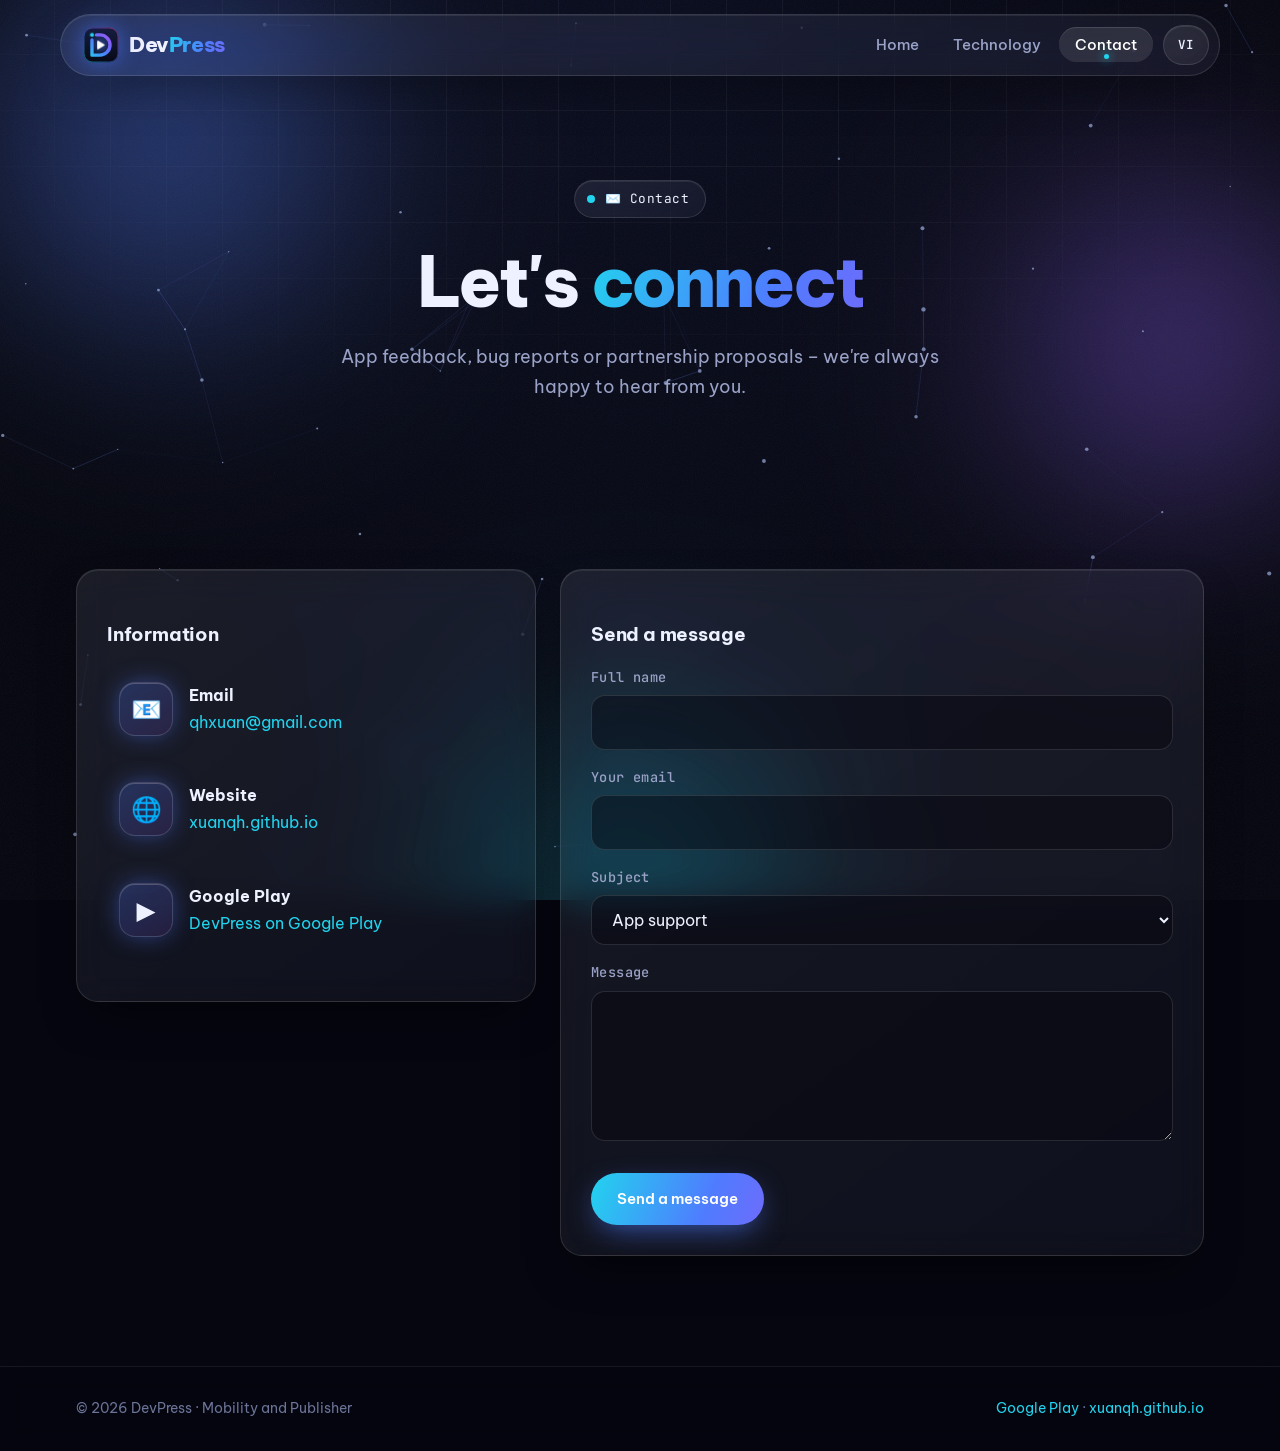
<file: contact.html>
<!doctype html>
<html lang="en">
<head>
<meta name="theme-color" content="#05060f">
<link rel="icon" href="assets/logo.svg" type="image/svg+xml">
<link rel="apple-touch-icon" href="assets/logo-180.png">
<meta property="og:image" content="https://xuanqh.github.io/assets/logo-512.png">
<meta charset="utf-8">
<meta name="viewport" content="width=device-width, initial-scale=1">
<title>Contact – DevPress</title>
<meta name="description" content="DevPress – Mobility and Publisher. Building handy mobile apps: document reader, document scanner and spam call blocker.">
<link rel="preconnect" href="https://fonts.googleapis.com">
<link href="https://fonts.googleapis.com/css2?family=Be+Vietnam+Pro:wght@400;500;600;700;800&family=JetBrains+Mono:wght@400;600&display=swap" rel="stylesheet">
<link rel="stylesheet" href="assets/style.css">
<link rel="alternate" hreflang="vi" href="vi/lien-he.html">
</head>
<body>
<div class="bg" aria-hidden="true"><div class="aurora a1"></div><div class="aurora a2"></div><div class="aurora a3"></div><div class="grid-bg"></div><canvas id="net"></canvas><div class="noise"></div></div>
<header><div class="container nav">
  <a class="logo" href="index.html" aria-label="DevPress"><svg class="logo-mark" viewBox="0 0 64 64" aria-hidden="true"> <defs> <linearGradient id="dpg" x1="8" y1="56" x2="56" y2="8" gradientUnits="userSpaceOnUse"> <stop offset="0" stop-color="#22d3ee"/><stop offset=".45" stop-color="#4f7cff"/><stop offset=".75" stop-color="#8b5cf6"/><stop offset="1" stop-color="#ec4899"/> </linearGradient> <linearGradient id="dpt" x1="0" y1="0" x2="0" y2="64" gradientUnits="userSpaceOnUse"> <stop offset="0" stop-color="#161d42"/><stop offset="1" stop-color="#070914"/> </linearGradient> <radialGradient id="dpl" cx="32" cy="32" r="22" gradientUnits="userSpaceOnUse"> <stop offset="0" stop-color="#4f7cff" stop-opacity=".45"/><stop offset="1" stop-color="#4f7cff" stop-opacity="0"/> </radialGradient> </defs> <rect x="1" y="1" width="62" height="62" rx="16" fill="url(#dpt)"/> <rect x="1" y="1" width="62" height="62" rx="16" fill="url(#dpl)"/> <rect x="1.75" y="1.75" width="60.5" height="60.5" rx="15.25" fill="none" stroke="url(#dpg)" stroke-opacity=".55" stroke-width="1.5"/> <path class="d" pathLength="100" d="M16 23V50H30A18 18 0 0 0 30 14H24" fill="none" stroke="url(#dpg)" stroke-width="6" stroke-linecap="round" stroke-linejoin="round"/> <circle class="node" cx="16" cy="14" r="3.5" fill="#22d3ee"/> <path class="play" d="M26.5 25.5L37.5 32L26.5 38.5Z" fill="#fff" stroke="#fff" stroke-width="2.5" stroke-linejoin="round"/> </svg>Dev<span>Press</span></a>
  <div class="nav-right">
  <ul>
    <li><a href="index.html">Home</a></li>
    <li><a href="technology.html">Technology</a></li>
    <li><a href="contact.html" class="active">Contact</a></li>
  </ul>
  <a class="lang" href="vi/lien-he.html" hreflang="vi" lang="vi">VI</a>
  </div>
</div></header>
<main>
<section class="hero"><div class="container">
  <span class="tag">✉️ Contact</span>
  <h1>Let's <em>connect</em></h1>
  <p>App feedback, bug reports or partnership proposals – we're always happy to hear from you.</p>
</div></section>

<section><div class="container contact">
  <div class="card">
    <h3 style="margin-bottom:20px">Information</h3>
    <div class="info-item"><div class="icon">📧</div><div><strong>Email</strong><p><a id="email-link" href="#"></a></p></div></div>
    <div class="info-item"><div class="icon">🌐</div><div><strong>Website</strong><p><a href="https://xuanqh.github.io/">xuanqh.github.io</a></p></div></div>
    <div class="info-item"><div class="icon">▶️</div><div><strong>Google Play</strong><p><a href="https://play.google.com/store/apps/dev?id=6651594236635365589" target="_blank" rel="noopener">DevPress on Google Play</a></p></div></div>
  </div>
  <form class="card" id="contact-form">
    <h3>Send a message</h3>
    <label for="name">Full name</label>
    <input id="name" name="name" required>
    <label for="from">Your email</label>
    <input id="from" name="from" type="email" required>
    <label for="topic">Subject</label>
    <select id="topic" name="topic">
      <option>App support</option>
      <option>Bug report</option>
      <option>Partnership / Advertising</option>
      <option>Other</option>
    </select>
    <label for="msg">Message</label>
    <textarea id="msg" name="msg" required></textarea>
    <button class="btn primary" type="submit">Send a message</button>
  </form>
</div></section>

<script>
  const CONTACT_EMAIL = "qhxuan@gmail.com";
  const link = document.getElementById("email-link");
  link.textContent = CONTACT_EMAIL;
  link.href = "mailto:" + CONTACT_EMAIL;
  document.getElementById("contact-form").addEventListener("submit", e => {
    e.preventDefault();
    const f = e.target;
    const subject = `[${f.topic.value}] ${f.name.value}`;
    const body = `${f.msg.value}\n\n— ${f.name.value} <${f.from.value}>`;
    location.href = `mailto:${CONTACT_EMAIL}?subject=${encodeURIComponent(subject)}&body=${encodeURIComponent(body)}`;
  });
</script>
</main>
<footer><div class="container">
  <span>© 2026 DevPress · Mobility and Publisher</span>
  <span><a href="https://play.google.com/store/apps/dev?id=6651594236635365589" target="_blank" rel="noopener">Google Play</a> · <a href="https://xuanqh.github.io/">xuanqh.github.io</a></span>
</div></footer>
<script src="assets/main.js" defer></script>
</body>
</html>
</file>
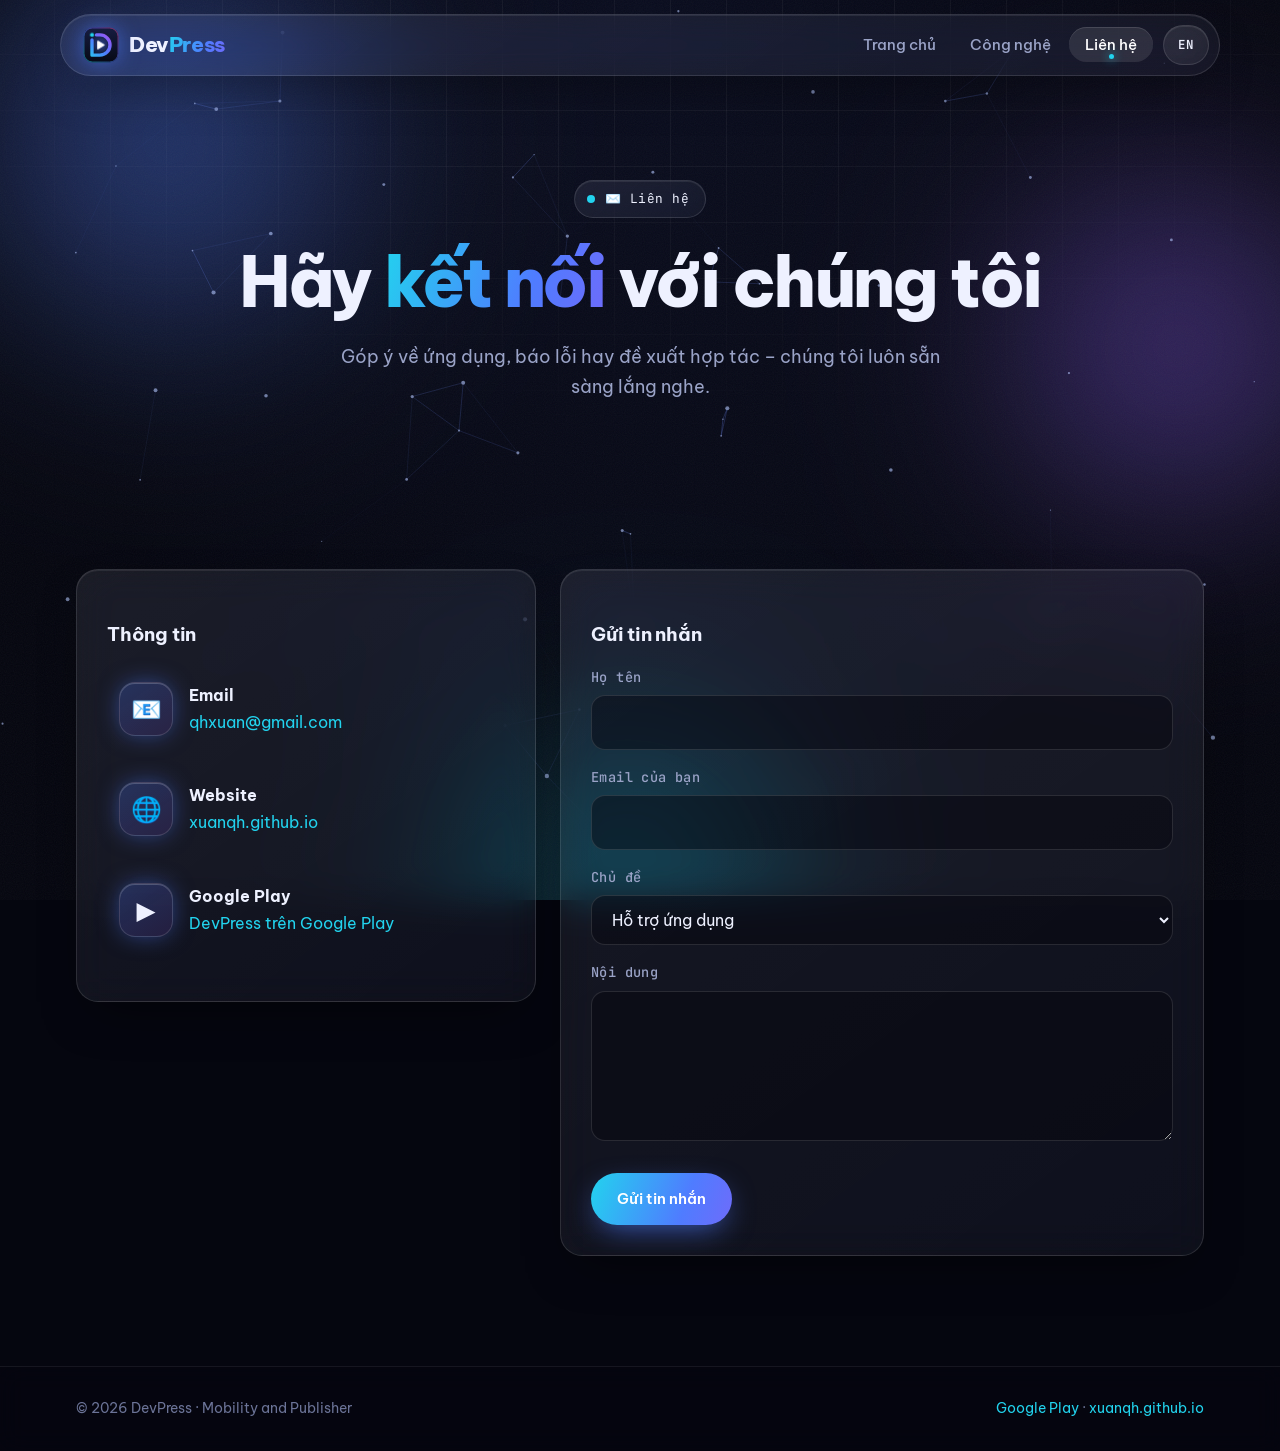
<file: vi/lien-he.html>
<!doctype html>
<html lang="vi">
<head>
<meta name="theme-color" content="#05060f">
<link rel="icon" href="../assets/logo.svg" type="image/svg+xml">
<link rel="apple-touch-icon" href="../assets/logo-180.png">
<meta property="og:image" content="https://xuanqh.github.io/assets/logo-512.png">
<meta charset="utf-8">
<meta name="viewport" content="width=device-width, initial-scale=1">
<title>Liên hệ – DevPress</title>
<meta name="description" content="DevPress – Mobility and Publisher. Phát triển ứng dụng di động tiện ích: đọc tài liệu, quét tài liệu, chặn cuộc gọi rác.">
<link rel="preconnect" href="https://fonts.googleapis.com">
<link href="https://fonts.googleapis.com/css2?family=Be+Vietnam+Pro:wght@400;500;600;700;800&family=JetBrains+Mono:wght@400;600&display=swap" rel="stylesheet">
<link rel="stylesheet" href="../assets/style.css">
<link rel="alternate" hreflang="en" href="../contact.html">
</head>
<body>
<div class="bg" aria-hidden="true"><div class="aurora a1"></div><div class="aurora a2"></div><div class="aurora a3"></div><div class="grid-bg"></div><canvas id="net"></canvas><div class="noise"></div></div>
<header><div class="container nav">
  <a class="logo" href="index.html" aria-label="DevPress"><svg class="logo-mark" viewBox="0 0 64 64" aria-hidden="true"> <defs> <linearGradient id="dpg" x1="8" y1="56" x2="56" y2="8" gradientUnits="userSpaceOnUse"> <stop offset="0" stop-color="#22d3ee"/><stop offset=".45" stop-color="#4f7cff"/><stop offset=".75" stop-color="#8b5cf6"/><stop offset="1" stop-color="#ec4899"/> </linearGradient> <linearGradient id="dpt" x1="0" y1="0" x2="0" y2="64" gradientUnits="userSpaceOnUse"> <stop offset="0" stop-color="#161d42"/><stop offset="1" stop-color="#070914"/> </linearGradient> <radialGradient id="dpl" cx="32" cy="32" r="22" gradientUnits="userSpaceOnUse"> <stop offset="0" stop-color="#4f7cff" stop-opacity=".45"/><stop offset="1" stop-color="#4f7cff" stop-opacity="0"/> </radialGradient> </defs> <rect x="1" y="1" width="62" height="62" rx="16" fill="url(#dpt)"/> <rect x="1" y="1" width="62" height="62" rx="16" fill="url(#dpl)"/> <rect x="1.75" y="1.75" width="60.5" height="60.5" rx="15.25" fill="none" stroke="url(#dpg)" stroke-opacity=".55" stroke-width="1.5"/> <path class="d" pathLength="100" d="M16 23V50H30A18 18 0 0 0 30 14H24" fill="none" stroke="url(#dpg)" stroke-width="6" stroke-linecap="round" stroke-linejoin="round"/> <circle class="node" cx="16" cy="14" r="3.5" fill="#22d3ee"/> <path class="play" d="M26.5 25.5L37.5 32L26.5 38.5Z" fill="#fff" stroke="#fff" stroke-width="2.5" stroke-linejoin="round"/> </svg>Dev<span>Press</span></a>
  <div class="nav-right">
  <ul>
    <li><a href="index.html">Trang chủ</a></li>
    <li><a href="cong-nghe.html">Công nghệ</a></li>
    <li><a href="lien-he.html" class="active">Liên hệ</a></li>
  </ul>
  <a class="lang" href="../contact.html" hreflang="en" lang="en">EN</a>
  </div>
</div></header>
<main>
<section class="hero"><div class="container">
  <span class="tag">✉️ Liên hệ</span>
  <h1>Hãy <em>kết nối</em> với chúng tôi</h1>
  <p>Góp ý về ứng dụng, báo lỗi hay đề xuất hợp tác – chúng tôi luôn sẵn sàng lắng nghe.</p>
</div></section>

<section><div class="container contact">
  <div class="card">
    <h3 style="margin-bottom:20px">Thông tin</h3>
    <div class="info-item"><div class="icon">📧</div><div><strong>Email</strong><p><a id="email-link" href="#"></a></p></div></div>
    <div class="info-item"><div class="icon">🌐</div><div><strong>Website</strong><p><a href="https://xuanqh.github.io/">xuanqh.github.io</a></p></div></div>
    <div class="info-item"><div class="icon">▶️</div><div><strong>Google Play</strong><p><a href="https://play.google.com/store/apps/dev?id=6651594236635365589" target="_blank" rel="noopener">DevPress trên Google Play</a></p></div></div>
  </div>
  <form class="card" id="contact-form">
    <h3>Gửi tin nhắn</h3>
    <label for="name">Họ tên</label>
    <input id="name" name="name" required>
    <label for="from">Email của bạn</label>
    <input id="from" name="from" type="email" required>
    <label for="topic">Chủ đề</label>
    <select id="topic" name="topic">
      <option>Hỗ trợ ứng dụng</option>
      <option>Báo lỗi</option>
      <option>Hợp tác / Quảng cáo</option>
      <option>Khác</option>
    </select>
    <label for="msg">Nội dung</label>
    <textarea id="msg" name="msg" required></textarea>
    <button class="btn primary" type="submit">Gửi tin nhắn</button>
  </form>
</div></section>

<script>
  const CONTACT_EMAIL = "qhxuan@gmail.com";
  const link = document.getElementById("email-link");
  link.textContent = CONTACT_EMAIL;
  link.href = "mailto:" + CONTACT_EMAIL;
  document.getElementById("contact-form").addEventListener("submit", e => {
    e.preventDefault();
    const f = e.target;
    const subject = `[${f.topic.value}] ${f.name.value}`;
    const body = `${f.msg.value}\n\n— ${f.name.value} <${f.from.value}>`;
    location.href = `mailto:${CONTACT_EMAIL}?subject=${encodeURIComponent(subject)}&body=${encodeURIComponent(body)}`;
  });
</script>
</main>
<footer><div class="container">
  <span>© 2026 DevPress · Mobility and Publisher</span>
  <span><a href="https://play.google.com/store/apps/dev?id=6651594236635365589" target="_blank" rel="noopener">Google Play</a> · <a href="https://xuanqh.github.io/">xuanqh.github.io</a></span>
</div></footer>
<script src="../assets/main.js" defer></script>
</body>
</html>
</file>
<file: assets/style.css>
/* ==========================================================
   DevPress — Tech / AI theme with glassmorphism
   ========================================================== */
:root{
  color-scheme:dark;
  --bg:#05060f;
  --bg-2:#0a0d1f;
  --text:#eef1ff;
  --muted:#9aa3c7;
  --dim:#6b7397;
  --cyan:#22d3ee;
  --blue:#4f7cff;
  --violet:#8b5cf6;
  --pink:#ec4899;
  --grad:linear-gradient(110deg,var(--cyan),var(--blue) 35%,var(--violet) 70%,var(--pink));
  --glass:rgba(255,255,255,.045);
  --glass-strong:rgba(255,255,255,.08);
  --glass-border:rgba(255,255,255,.12);
  --glass-hi:rgba(255,255,255,.22);
  --blur:18px;
  --radius:22px;
  --mono:"JetBrains Mono",ui-monospace,SFMono-Regular,Menlo,monospace;
  --ease:cubic-bezier(.2,.8,.2,1);
}
*{box-sizing:border-box;margin:0;padding:0}
html{scroll-behavior:smooth}
body{
  font-family:"Be Vietnam Pro",system-ui,-apple-system,sans-serif;
  background:var(--bg);color:var(--text);line-height:1.7;
  overflow-x:hidden;min-height:100vh;
  -webkit-font-smoothing:antialiased;
}
::selection{background:rgba(139,92,246,.45);color:#fff}
a{color:var(--cyan);text-decoration:none;transition:color .2s}
a:hover{color:#fff}
img{max-width:100%;display:block}
.container{max-width:1160px;margin:0 auto;padding:0 16px;position:relative}
main{position:relative;z-index:1}

/* ---------- Animated background ---------- */
.bg{position:fixed;inset:0;z-index:0;pointer-events:none;overflow:hidden;background:radial-gradient(ellipse at top,var(--bg-2),var(--bg) 70%)}
.aurora{position:absolute;border-radius:50%;filter:blur(90px);opacity:.55;mix-blend-mode:screen;will-change:transform}
.aurora.a1{width:46vw;height:46vw;left:-10vw;top:-12vw;background:radial-gradient(circle,var(--blue),transparent 65%);animation:drift1 22s ease-in-out infinite alternate}
.aurora.a2{width:40vw;height:40vw;right:-12vw;top:10vh;background:radial-gradient(circle,var(--violet),transparent 65%);animation:drift2 26s ease-in-out infinite alternate}
.aurora.a3{width:38vw;height:38vw;left:30vw;bottom:-18vw;background:radial-gradient(circle,var(--cyan),transparent 65%);opacity:.35;animation:drift3 30s ease-in-out infinite alternate}
@keyframes drift1{to{transform:translate(18vw,14vh) scale(1.15)}}
@keyframes drift2{to{transform:translate(-16vw,22vh) scale(.9)}}
@keyframes drift3{to{transform:translate(-14vw,-20vh) scale(1.2)}}
.grid-bg{
  position:absolute;inset:-2px;
  background-image:linear-gradient(rgba(255,255,255,.045) 1px,transparent 1px),linear-gradient(90deg,rgba(255,255,255,.045) 1px,transparent 1px);
  background-size:56px 56px;
  mask-image:radial-gradient(ellipse 80% 60% at 50% 0%,#000 30%,transparent 80%);
  -webkit-mask-image:radial-gradient(ellipse 80% 60% at 50% 0%,#000 30%,transparent 80%);
  animation:gridmove 20s linear infinite;
}
@keyframes gridmove{to{background-position:0 56px,56px 0}}
#net{position:absolute;inset:0;width:100%;height:100%;opacity:.7}
.noise{position:absolute;inset:0;opacity:.05;background-image:url("data:image/svg+xml,%3Csvg xmlns='http://www.w3.org/2000/svg' width='160' height='160'%3E%3Cfilter id='n'%3E%3CfeTurbulence type='fractalNoise' baseFrequency='.9' numOctaves='2'/%3E%3C/filter%3E%3Crect width='100%25' height='100%25' filter='url(%23n)'/%3E%3C/svg%3E")}

/* ---------- Glass primitive ---------- */
.glass,.card,header .nav,.cta,.tag,.lang{
  background:linear-gradient(145deg,var(--glass-strong),var(--glass));
  border:1px solid var(--glass-border);
  backdrop-filter:blur(var(--blur)) saturate(150%);
  -webkit-backdrop-filter:blur(var(--blur)) saturate(150%);
  box-shadow:inset 0 1px 0 rgba(255,255,255,.08),0 20px 50px -20px rgba(0,0,0,.6);
}

/* ---------- Header ---------- */
header{position:sticky;top:0;z-index:50;padding:14px 0}
.nav{
  display:flex;align-items:center;justify-content:space-between;
  height:62px;gap:16px;padding:0 10px 0 22px !important;border-radius:999px;
  transition:background .3s,box-shadow .3s;
}
header.scrolled .nav{background:rgba(10,13,31,.65);box-shadow:0 10px 40px -10px rgba(79,124,255,.35),inset 0 1px 0 rgba(255,255,255,.08)}
.logo{font-weight:800;font-size:1.3rem;color:var(--text);letter-spacing:-.02em;display:flex;align-items:center}
.logo-mark{width:36px;height:36px;margin-right:10px;flex-shrink:0;overflow:visible;filter:drop-shadow(0 0 10px rgba(79,124,255,.55));transition:transform .5s var(--ease),filter .4s}
.logo:hover .logo-mark{transform:rotate(-8deg) scale(1.08);filter:drop-shadow(0 0 16px rgba(139,92,246,.85))}
.logo-mark .d{stroke-dasharray:100;stroke-dashoffset:100;animation:draw 1.4s var(--ease) .2s forwards}
.logo-mark .node{transform-origin:16px 14px;animation:nodePop .5s var(--ease) 1.3s both,blink 2.4s ease-in-out 2s infinite}
.logo-mark .play{transform-origin:31px 32px;animation:nodePop .6s var(--ease) .9s both}
.logo:hover .logo-mark .play{animation:playHit .5s var(--ease)}
@keyframes draw{to{stroke-dashoffset:0}}
@keyframes nodePop{from{transform:scale(0);opacity:0}60%{transform:scale(1.4)}}
@keyframes blink{50%{fill:#ec4899}}
@keyframes playHit{50%{transform:translateX(2px) scale(1.15)}}
.logo span{background:var(--grad);background-size:200% auto;-webkit-background-clip:text;background-clip:text;color:transparent;animation:shift 6s linear infinite}
.logo:hover{color:var(--text)}
.nav-right{display:flex;align-items:center;gap:10px}
.nav ul{display:flex;gap:2px;list-style:none}
.nav ul a{color:var(--muted);white-space:nowrap;padding:8px 16px;border-radius:999px;font-weight:500;font-size:.95rem;position:relative;transition:color .2s,background .2s}
.nav ul a:hover{color:#fff;background:rgba(255,255,255,.06)}
.nav ul a.active{color:#fff;background:rgba(255,255,255,.1);box-shadow:inset 0 1px 0 rgba(255,255,255,.12)}
.nav ul a.active::after{content:"";position:absolute;left:50%;bottom:3px;width:5px;height:5px;margin-left:-2.5px;border-radius:50%;background:var(--cyan);box-shadow:0 0 10px var(--cyan)}
.lang{font-family:var(--mono);font-size:.78rem;font-weight:600;padding:8px 14px;border-radius:999px;color:var(--text);letter-spacing:.08em}
.lang:hover{border-color:var(--cyan);box-shadow:0 0 18px rgba(34,211,238,.4)}

/* ---------- Hero ---------- */
.hero{padding:90px 0 60px;text-align:center}
.tag{
  display:inline-flex;align-items:center;gap:10px;padding:7px 16px 7px 12px;border-radius:999px;
  color:var(--text);font-family:var(--mono);font-size:.8rem;letter-spacing:.04em;margin-bottom:26px;
}
.tag::before{content:"";width:8px;height:8px;border-radius:50%;background:var(--cyan);box-shadow:0 0 0 0 rgba(34,211,238,.7);animation:pulse 2s infinite}
@keyframes pulse{70%{box-shadow:0 0 0 10px rgba(34,211,238,0)}100%{box-shadow:0 0 0 0 rgba(34,211,238,0)}}
.hero h1{font-size:clamp(2.3rem,6vw,4.4rem);line-height:1.08;letter-spacing:-.035em;font-weight:800;margin-bottom:22px}
.hero h1 em,.grad-text{
  font-style:normal;background:var(--grad);background-size:200% auto;
  -webkit-background-clip:text;background-clip:text;color:transparent;animation:shift 5s linear infinite;
}
@keyframes shift{to{background-position:200% center}}
.hero p{color:var(--muted);max-width:640px;margin:0 auto 36px;font-size:1.12rem}
.btns{display:flex;gap:14px;justify-content:center;flex-wrap:wrap}

/* hero split layout (home) */
.hero-grid{display:grid;grid-template-columns:1.1fr .9fr;gap:40px;align-items:center;text-align:left}
.hero-grid p{margin-left:0}
.hero-grid .btns{justify-content:flex-start}
.hero-meta{display:flex;gap:22px;margin-top:34px;flex-wrap:wrap;font-family:var(--mono);font-size:.78rem;color:var(--dim)}
.hero-meta span::before{content:"▹ ";color:var(--cyan)}

.hero-visual{position:relative;height:540px;display:grid;place-items:center;perspective:1200px}
.orbit{position:absolute;border-radius:50%;border:1px dashed rgba(255,255,255,.14)}
.orbit.o1{width:420px;height:420px;animation:spin 40s linear infinite}
.orbit.o2{width:540px;height:540px;border-style:solid;border-color:rgba(139,92,246,.18);animation:spin 60s linear infinite reverse}
.orbit::after{content:"";position:absolute;top:50%;left:-5px;width:10px;height:10px;border-radius:50%;background:var(--cyan);box-shadow:0 0 16px var(--cyan)}
.orbit.o2::after{background:var(--pink);box-shadow:0 0 16px var(--pink);left:auto;right:-5px}
@keyframes spin{to{transform:rotate(360deg)}}
.glow-core{position:absolute;width:260px;height:260px;border-radius:50%;background:radial-gradient(circle,rgba(79,124,255,.55),transparent 70%);filter:blur(30px);animation:breathe 5s ease-in-out infinite}
@keyframes breathe{50%{transform:scale(1.2);opacity:.7}}

.phone{
  position:relative;width:260px;height:500px;border-radius:42px;padding:14px;
  transform-style:preserve-3d;transition:transform .3s var(--ease);
  box-shadow:inset 0 1px 0 rgba(255,255,255,.15),0 40px 80px -20px rgba(0,0,0,.8),0 0 60px -10px rgba(79,124,255,.5);
}
.phone::before{content:"";position:absolute;top:22px;left:50%;width:80px;height:22px;margin-left:-40px;border-radius:12px;background:rgba(0,0,0,.6);z-index:2}
.phone-screen{
  position:relative;height:100%;border-radius:30px;overflow:hidden;padding:56px 16px 16px;
  background:linear-gradient(180deg,rgba(15,20,48,.85),rgba(8,10,25,.9));
  border:1px solid rgba(255,255,255,.06);display:flex;flex-direction:column;gap:12px;text-align:left;
}
.chip{align-self:flex-start;font-family:var(--mono);font-size:.68rem;padding:5px 10px;border-radius:999px;background:rgba(34,211,238,.1);color:var(--cyan);border:1px solid rgba(34,211,238,.3)}
.screen-title{font-weight:700;font-size:1.05rem;line-height:1.3}
.app-row{display:flex;gap:12px;align-items:center;padding:10px;border-radius:16px;background:rgba(255,255,255,.04);border:1px solid rgba(255,255,255,.07);animation:rowIn .8s var(--ease) both}
.app-row:nth-of-type(2){animation-delay:.15s}.app-row:nth-of-type(3){animation-delay:.3s}
@keyframes rowIn{from{opacity:0;transform:translateX(-20px)}}
.app-row img{width:42px;height:42px;border-radius:12px}
.app-row b{display:block;font-size:.82rem;font-weight:600}
.bar{display:block;height:5px;border-radius:5px;margin-top:6px;background:rgba(255,255,255,.08);overflow:hidden;width:110px}
.bar i{display:block;height:100%;background:var(--grad);border-radius:5px;animation:load 3s var(--ease) infinite}
.app-row:nth-of-type(2) .bar i{animation-delay:.6s}.app-row:nth-of-type(3) .bar i{animation-delay:1.2s}
@keyframes load{0%{width:0}60%,100%{width:100%}}
.scan-line{position:absolute;left:0;right:0;height:80px;top:-80px;background:linear-gradient(180deg,transparent,rgba(34,211,238,.25),transparent);border-bottom:1px solid rgba(34,211,238,.8);box-shadow:0 2px 14px rgba(34,211,238,.6);animation:scan 3.5s ease-in-out infinite}
@keyframes scan{0%{top:-80px}100%{top:100%}}
.eq{display:flex;gap:4px;align-items:flex-end;height:36px;margin-top:auto;padding:0 4px}
.eq i{flex:1;border-radius:3px;background:var(--grad);background-size:100% 300%;animation:eq 1.2s ease-in-out infinite}
.eq i:nth-child(odd){animation-duration:1.6s}.eq i:nth-child(3n){animation-delay:.3s}.eq i:nth-child(4n){animation-delay:.6s}
@keyframes eq{0%,100%{height:20%}50%{height:100%}}

.float{position:absolute;width:64px;height:64px;border-radius:18px;padding:6px;animation:float 6s ease-in-out infinite}
.float img{border-radius:13px}
.float.f1{top:60px;left:6%}
.float.f2{top:46%;right:2%;animation-delay:-2s}
.float.f3{bottom:50px;left:12%;animation-delay:-4s}
@keyframes float{50%{transform:translateY(-18px) rotate(4deg)}}
.badge{position:absolute;font-family:var(--mono);font-size:.72rem;padding:8px 12px;border-radius:12px;display:flex;align-items:center;gap:8px;animation:float 7s ease-in-out infinite}
.badge b{color:var(--cyan)}
.badge.b1{top:22%;right:0;animation-delay:-1s}
.badge.b2{bottom:18%;right:8%;animation-delay:-3s}

/* ---------- Sections ---------- */
section{padding:70px 0}
.section-title{text-align:center;margin-bottom:48px}
.section-title h2{font-size:clamp(1.8rem,4vw,2.7rem);letter-spacing:-.03em;line-height:1.15;margin-bottom:10px}
.section-title p{color:var(--muted)}
.section-title::before{
  content:attr(data-kicker);display:block;font-family:var(--mono);font-size:.75rem;letter-spacing:.2em;
  text-transform:uppercase;color:var(--cyan);margin-bottom:12px;
}
.grid{display:grid;gap:22px;grid-template-columns:repeat(auto-fit,minmax(250px,1fr))}

/* ---------- Cards ---------- */
.card{
  position:relative;border-radius:var(--radius);padding:30px;overflow:hidden;isolation:isolate;
  transition:transform .4s var(--ease),border-color .3s,box-shadow .4s;
}
.card::before{ /* mouse spotlight */
  content:"";position:absolute;inset:0;z-index:-1;opacity:0;transition:opacity .3s;
  background:radial-gradient(420px circle at var(--mx,50%) var(--my,50%),rgba(79,124,255,.18),transparent 45%);
}
.card::after{ /* glowing border following mouse */
  content:"";position:absolute;inset:0;border-radius:inherit;padding:1px;opacity:0;transition:opacity .3s;pointer-events:none;
  background:radial-gradient(260px circle at var(--mx,50%) var(--my,50%),rgba(34,211,238,.9),rgba(139,92,246,.5) 40%,transparent 70%);
  -webkit-mask:linear-gradient(#000 0 0) content-box,linear-gradient(#000 0 0);-webkit-mask-composite:xor;
  mask:linear-gradient(#000 0 0) content-box exclude,linear-gradient(#000 0 0);
}
.card:hover{transform:translateY(-6px);box-shadow:inset 0 1px 0 rgba(255,255,255,.1),0 30px 60px -20px rgba(79,124,255,.45)}
.card:hover::before,.card:hover::after{opacity:1}
.card h3{margin:18px 0 8px;font-size:1.18rem;letter-spacing:-.01em}
.card p{color:var(--muted)}
.icon{
  width:54px;height:54px;border-radius:16px;display:grid;place-items:center;font-size:1.55rem;flex-shrink:0;
  background:linear-gradient(145deg,rgba(79,124,255,.25),rgba(139,92,246,.15));
  border:1px solid rgba(255,255,255,.14);
  box-shadow:0 0 24px -4px rgba(79,124,255,.6),inset 0 1px 0 rgba(255,255,255,.2);
  transition:transform .4s var(--ease);
}
.card:hover .icon{transform:scale(1.08) rotate(-6deg)}

/* ---------- Stats ---------- */
.stats{display:grid;grid-template-columns:repeat(auto-fit,minmax(170px,1fr));gap:20px;text-align:center;padding:38px}
.stats>div{position:relative}
.stats>div+div::before{content:"";position:absolute;left:-10px;top:15%;bottom:15%;width:1px;background:linear-gradient(transparent,rgba(255,255,255,.18),transparent)}
.stats strong{display:block;font-size:clamp(1.8rem,4vw,2.5rem);letter-spacing:-.03em;background:var(--grad);background-size:200% auto;-webkit-background-clip:text;background-clip:text;color:transparent;animation:shift 6s linear infinite}
.stats span{color:var(--muted);font-family:var(--mono);font-size:.8rem;letter-spacing:.04em}

/* ---------- App cards ---------- */
.app{display:flex;flex-direction:column}
.app-head{display:flex;gap:16px;align-items:center}
.app-head img{width:76px;height:76px;border-radius:20px;border:1px solid var(--glass-border);box-shadow:0 12px 30px -8px rgba(79,124,255,.6);transition:transform .5s var(--ease)}
.app:hover .app-head img{transform:scale(1.06) rotate(-4deg)}
.app-head h3{margin:0}
.app-head small{color:var(--cyan);font-family:var(--mono);font-size:.75rem}
.app ul{margin:22px 0 26px;list-style:none;color:var(--muted)}
.app li{padding:6px 0 6px 26px;position:relative}
.app li::before{content:"";position:absolute;left:4px;top:15px;width:8px;height:8px;border-radius:2px;background:var(--grad);transform:rotate(45deg);box-shadow:0 0 10px rgba(34,211,238,.6)}
.app .btn{margin-top:auto;align-self:flex-start}

/* ---------- Buttons ---------- */
.btn{
  position:relative;display:inline-flex;align-items:center;gap:8px;padding:13px 26px;border-radius:999px;
  font:inherit;font-weight:600;font-size:.95rem;color:var(--text);cursor:pointer;overflow:hidden;
  background:rgba(255,255,255,.06);border:1px solid var(--glass-border);
  backdrop-filter:blur(10px);-webkit-backdrop-filter:blur(10px);
  transition:transform .25s var(--ease),box-shadow .3s,border-color .3s;
}
.btn:hover{color:#fff;transform:translateY(-2px);border-color:var(--glass-hi);box-shadow:0 10px 30px -10px rgba(79,124,255,.6)}
.btn.primary{background:var(--grad);background-size:200% auto;border:0;color:#fff;box-shadow:0 10px 30px -8px rgba(79,124,255,.7);animation:shift 6s linear infinite}
.btn.primary:hover{box-shadow:0 14px 40px -6px rgba(139,92,246,.85)}
.btn::after{ /* shine */
  content:"";position:absolute;top:0;left:-75%;width:50%;height:100%;
  background:linear-gradient(100deg,transparent,rgba(255,255,255,.35),transparent);transform:skewX(-20deg);transition:left .7s var(--ease);
}
.btn:hover::after{left:130%}

/* ---------- CTA ---------- */
.cta{position:relative;border-radius:30px;padding:64px 24px;text-align:center;overflow:hidden;isolation:isolate}
.cta::before{
  content:"";position:absolute;inset:-60%;z-index:-2;
  background:conic-gradient(from 0deg,transparent 0 60%,var(--cyan),var(--violet),var(--pink),transparent 90%);
  animation:spin 8s linear infinite;opacity:.6;
}
.cta::after{content:"";position:absolute;inset:1px;border-radius:29px;z-index:-1;background:linear-gradient(145deg,rgba(14,18,42,.92),rgba(8,10,25,.88));backdrop-filter:blur(20px);-webkit-backdrop-filter:blur(20px)}
.cta h2{font-size:clamp(1.6rem,3.5vw,2.3rem);letter-spacing:-.03em;margin-bottom:12px}
.cta p{color:var(--muted);margin-bottom:28px}
.cta .btn{background:#fff;color:#0a0d1f;border:0}
.cta .btn:hover{color:#0a0d1f}

/* ---------- Contact ---------- */
.contact{display:grid;gap:24px;grid-template-columns:1fr 1.4fr;align-items:start}
.contact .card:hover{transform:none}
.info-item{display:flex;gap:16px;align-items:center;margin-bottom:22px;padding:12px;border-radius:16px;transition:background .3s}
.info-item:hover{background:rgba(255,255,255,.04)}
.info-item p{color:var(--muted);word-break:break-word}
form label{display:block;font-weight:500;font-size:.85rem;color:var(--muted);margin:16px 0 6px;font-family:var(--mono);letter-spacing:.03em}
form input,form textarea,form select{
  width:100%;padding:13px 16px;border-radius:14px;border:1px solid var(--glass-border);
  background:rgba(5,6,15,.45);color:var(--text);font:inherit;outline:none;
  transition:border-color .25s,box-shadow .25s,background .25s;
}
form select option{background:#0a0d1f}
form input:focus,form textarea:focus,form select:focus{border-color:var(--cyan);background:rgba(5,6,15,.65);box-shadow:0 0 0 4px rgba(34,211,238,.15),0 0 24px -6px rgba(34,211,238,.6)}
form textarea{min-height:150px;resize:vertical}
form .btn{margin-top:24px}

/* ---------- Footer ---------- */
footer{position:relative;z-index:1;padding:30px 0;color:var(--dim);font-size:.88rem;margin-top:40px;border-top:1px solid rgba(255,255,255,.07);background:rgba(5,6,15,.4);backdrop-filter:blur(12px);-webkit-backdrop-filter:blur(12px)}
footer .container{display:flex;justify-content:space-between;flex-wrap:wrap;gap:12px}

/* ---------- Scroll reveal ---------- */
.reveal{opacity:0;transform:translateY(34px) scale(.98);filter:blur(6px);transition:opacity .9s var(--ease),transform .9s var(--ease),filter .9s var(--ease)}
.reveal.in{opacity:1;transform:none;filter:none}
.hero .reveal{transition-duration:1.1s}

/* ---------- Responsive ---------- */
@media (max-width:960px){
  .hero-grid{grid-template-columns:1fr;text-align:center}
  .hero-grid p{margin-left:auto}
  .hero-grid .btns,.hero-meta{justify-content:center}
  .hero-visual{height:480px;transform:scale(.9)}
}
@media (max-width:720px){
  .contact{grid-template-columns:1fr}
  .hero{padding:50px 0 30px}
  section{padding:48px 0}
  .stats>div+div::before{display:none}
  .orbit.o2{width:420px;height:420px}.orbit.o1{width:330px;height:330px}
  .badge{display:none}
}
@media (max-width:560px){
  header{padding:10px 0}
  .nav{padding:0 6px 0 14px !important;height:56px}
  .logo{font-size:1.05rem}.logo-mark{width:30px;height:30px;margin-right:8px}
  .nav ul a{padding:7px 9px;font-size:.84rem}
  .nav ul a.active::after{display:none}
  .lang{padding:6px 9px}
  .hero-visual{height:540px;transform:scale(.82);margin:-40px 0 -30px}
  .float.f1{left:0}.float.f3{left:2%}
}
@media (max-width:440px){
  .logo{font-size:0}.logo-mark{margin-right:0}
  .nav ul a{padding:7px 8px}
}
@media (prefers-reduced-motion:reduce){
  *,*::before,*::after{animation-duration:.001s !important;animation-iteration-count:1 !important;transition-duration:.001s !important}
  .reveal{opacity:1;transform:none;filter:none}
}
</file>
